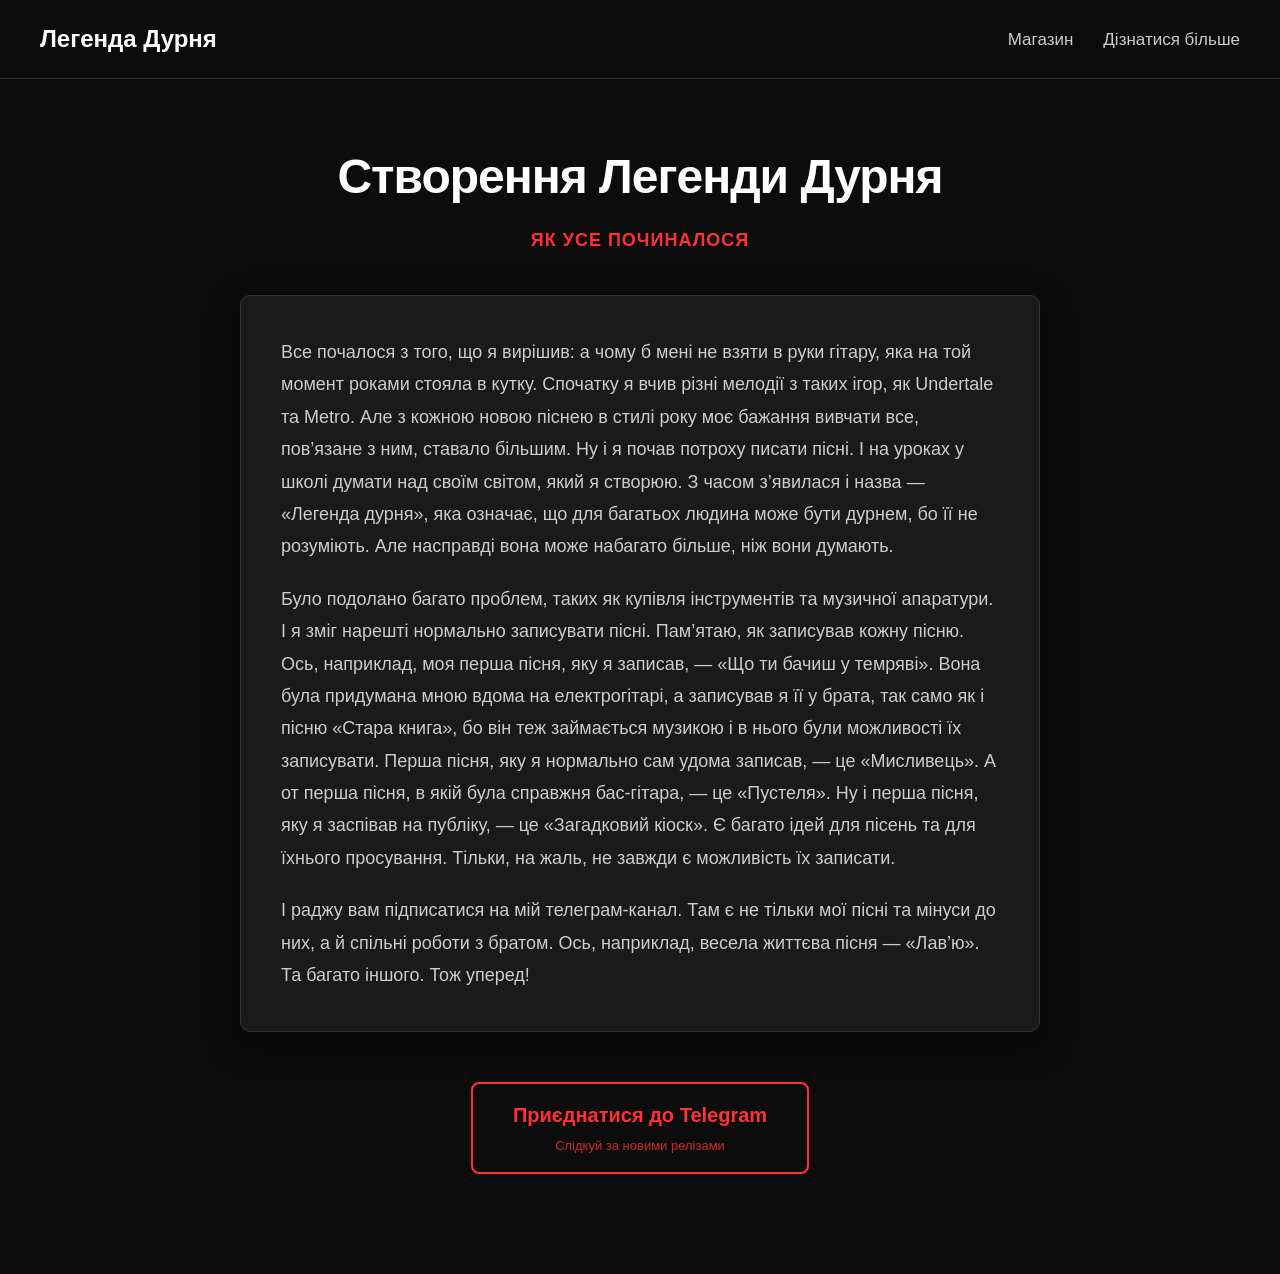
<file: about.html>
<!DOCTYPE html>
<html lang="uk">
<head>
    <meta charset="UTF-8">
    <meta name="viewport" content="width=device-width, initial-scale=1.0">
    <title>Історія - Легенда Дурня</title>
    <link rel="stylesheet" href="css/about.css">
    <link rel="icon" type="image/png" sizes="32x32" href="imeges/photo_2026-03-14_17-24-15.jpg">
    <link href="https://fonts.googleapis.com/css2?family=Poppins:wght@300;400;600;700&display=swap" rel="stylesheet">
</head>
<body>

    <header class="header">
        <a class="logo" href="index.html">Легенда Дурня</a>
        <nav id="main-menu">
            <ul class="nav-links">
                <li><a href="shop.html">Магазин</a></li>
                <li><a href="about.html">Дізнатися більше</a></li>
            </ul>
        </nav>
    </header>

    <main class="main-content">
        <section class="about-section">
            <h1 class="page-title">Створення Легенди Дурня</h1>
            <p class="page-subtitle">Як усе починалося</p>

            <div class="about-text-container">
                <p>
                    Все почалося з того, що я вирішив: а чому б мені не взяти в руки гітару, яка на той момент роками стояла в кутку.
Спочатку я вчив різні мелодії з таких ігор, як Undertale та Metro.
Але з кожною новою піснею в стилі року моє бажання вивчати все, пов’язане з ним, ставало більшим.
Ну і я почав потроху писати пісні.
І на уроках у школі думати над своїм світом, який я створюю.
З часом з’явилася і назва —
«Легенда дурня»,
яка означає, що для багатьох людина може бути дурнем, бо її не розуміють.
Але насправді вона може набагато більше, ніж вони думають.
                </p>
                <p>
                    Було подолано багато проблем,
таких як купівля інструментів
та музичної апаратури.
І я зміг нарешті нормально записувати пісні.
Пам’ятаю, як записував кожну пісню.
Ось, наприклад, моя перша пісня, яку я записав, — «Що ти бачиш у темряві».
Вона була придумана мною вдома
на електрогітарі,
а записував я її у брата, так само як і пісню «Стара книга»,
бо він теж займається музикою
і в нього були можливості їх записувати.
Перша пісня, яку я нормально сам удома записав, — це «Мисливець».
А от перша пісня, в якій була справжня бас-гітара, — це «Пустеля».
Ну і перша пісня, яку я заспівав на публіку, — це «Загадковий кіоск».
Є багато ідей для пісень
та для їхнього просування.
Тільки, на жаль, не завжди є можливість їх записати.
                </p>
                <p>
                    І раджу вам підписатися на мій телеграм-канал.
Там є не тільки мої пісні та мінуси до них,
а й спільні роботи з братом.
Ось, наприклад, весела життєва пісня — «Лав’ю».
Та багато іншого.
Тож уперед!
                </p>
            </div>

            <div class="telegram-container">
                <a href="https://t.me/Legendadurna" target="_blank" class="tg-btn">
                    <span>Приєднатися до Telegram</span>
                    <small>Слідкуй за новими релізами</small>
                </a>
            </div>
        </section>
    </main>

</body>
</html>
</file>
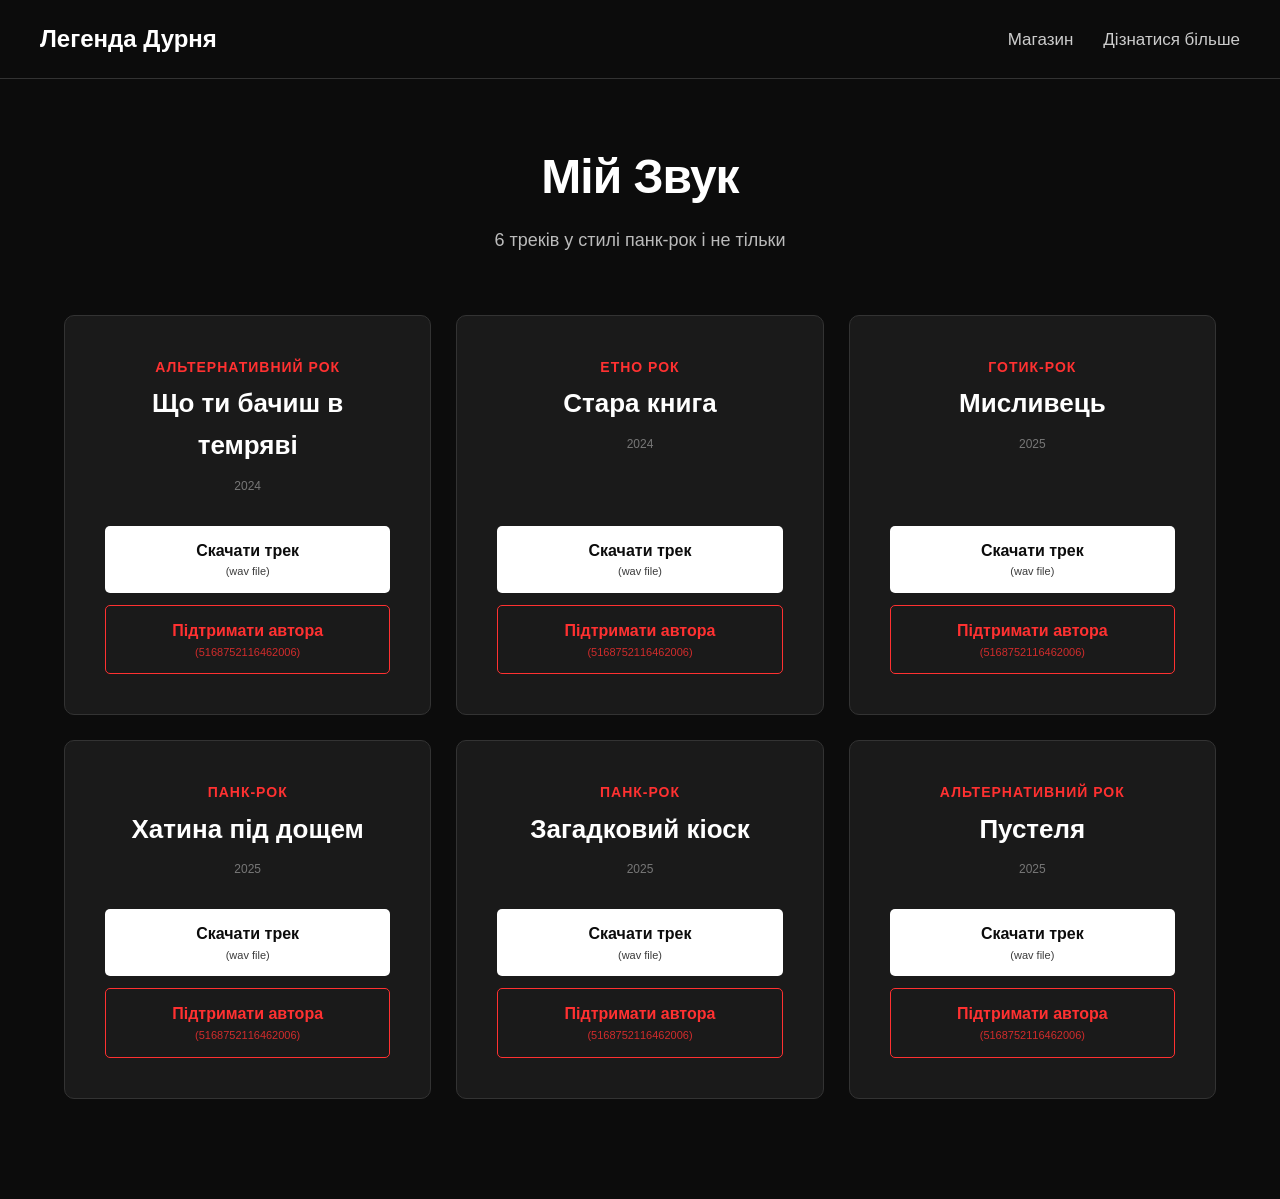
<file: shop.html>
<!DOCTYPE html>
<html lang="uk">
<head>
    <meta charset="UTF-8">
    <meta name="viewport" content="width=device-width, initial-scale=1.0">
    <title>Магазин - Легенда Дурня</title>
    <link rel="stylesheet" href="/css/shop.css">
    <link rel="icon" type="image/png" sizes="32x32" href="imeges/photo_2026-03-14_17-24-15.jpg">
</head>
<body>

    <nav class="header">
        <a class="logo" href="index.html">Легенда Дурня</a>
        <ul class="nav-links">
            <li><a href="shop.html">Магазин</a></li>
            <li><a href="about.html">Дізнатися більше</a></li>
        </ul>
        
    </nav>

    <main class="main-content">
        <section id="music-catalog" class="music-section">
            <h1 class="page-title">Мій Звук</h1>
            <p class="page-subtitle">6 треків у стилі панк-рок і не тільки</p>

            <div class="songs-grid">
                
                <article class="song-card">
                    <div class="song-info">
                        <p class="genre">альтернативний рок</p>
                        <h3>Що ти бачиш в темряві</h3>
                        <p class="year">2024</p>
                    </div>
                    <div class="song-actions">
                        <a href="music/what do you see in the dark.wav" download="Що ти бачиш в темряві.wav" class="action-link get-btn">
                            <span>Скачати трек</span>
                            <small>(wav file)</small>
                        </a>
                        <a href="https://t.me/Felsony7" target="_blank" class="action-link support-btn">
                            <span>Підтримати автора</span>
                            <small>(5168752116462006)</small>
                        </a>
                    </div>
                </article>

                <article class="song-card">
                    <div class="song-info">
                        <p class="genre">етно рок</p>
                        <h3>Стара книга</h3>
                        <p class="year">2024</p>
                    </div>
                    <div class="song-actions">
                        <a href="music/old book.wav" download="Стара книга.wav" class="action-link get-btn">
                            <span>Скачати трек</span>
                            <small>(wav file)</small>
                        </a>
                        <a href="https://t.me/Felsony7" target="_blank" class="action-link support-btn">
                            <span>Підтримати автора</span>
                            <small>(5168752116462006)</small>
                        </a>
                    </div>
                </article>

                <article class="song-card">
                    <div class="song-info">
                        <p class="genre">готик-рок</p>
                        <h3>Мисливець</h3>
                        <p class="year">2025</p>
                    </div>
                    <div class="song-actions">
                        <a href="music/hunter.wav" download="Мисливець.wav" class="action-link get-btn">
                            <span>Скачати трек</span>
                            <small>(wav file)</small>
                        </a>
                        <a href="https://t.me/Felsony7" target="_blank" class="action-link support-btn">
                            <span>Підтримати автора</span>
                            <small>(5168752116462006)</small>
                        </a>
                    </div>
                </article>

                <article class="song-card">
                    <div class="song-info">
                        <p class="genre">панк-рок</p>
                        <h3>Хатина під дощем</h3>
                        <p class="year">2025</p>
                    </div>
                    <div class="song-actions">
                        <a href="music/hut in the rain.wav" download="Хатина під дощем.wav" class="action-link get-btn">
                            <span>Скачати трек</span>
                            <small>(wav file)</small>
                        </a>
                        <a href="https://t.me/Felsony7" target="_blank" class="action-link support-btn">
                            <span>Підтримати автора</span>
                            <small>(5168752116462006)</small>
                        </a>
                    </div>
                </article>

                <article class="song-card">
                    <div class="song-info">
                        <p class="genre">панк-рок</p>
                        <h3>Загадковий кіоск</h3>
                        <p class="year">2025</p>
                    </div>
                    <div class="song-actions">
                        <a href="music/mysterious kiosk.wav" download="Загадковий кіоск.wav" class="action-link get-btn">
                            <span>Скачати трек</span>
                            <small>(wav file)</small>
                        </a>
                        <a href="https://t.me/Felsony7" target="_blank" class="action-link support-btn">
                            <span>Підтримати автора</span>
                            <small>(5168752116462006)</small>
                        </a>
                    </div>
                </article>

                <article class="song-card">
                    <div class="song-info">
                        <p class="genre">альтернативний рок</p>
                        <h3>Пустеля</h3>
                        <p class="year">2025</p>
                    </div>
                    <div class="song-actions">
                        <a href="music/desert.wav" download="Пустеля.wav" class="action-link get-btn">
                            <span>Скачати трек</span>
                            <small>(wav file)</small>
                        </a>
                        <a href="https://t.me/Felsony7" target="_blank" class="action-link support-btn">
                            <span>Підтримати автора</span>
                            <small>(5168752116462006)</small>
                        </a>
                    </div>
                </article>

            </div>
        </section>
    </main>

</body>
</html>
</file>
<file: css/about.css>
/* Глобальні налаштування */
* {
    margin: 0;
    padding: 0;
    box-sizing: border-box;
    font-family: sans-serif;
}

body {
    background-color: #0c0c0c;
    color: white;
    line-height: 1.6;
}

/* --- НАВІГАЦІЯ (ідентична до оригіналу) --- */
.header {
    display: flex;
    justify-content: space-between;
    align-items: center;
    padding: 20px 40px;
    background: transparent;
    border-bottom: 1px solid #333;
}

.logo {
    font-size: 24px;
    font-weight: bold;
    color: white;
    text-decoration: none;
    display: inline-block;
    transform: rotate(0deg);
    transition: 0.5s;
}

.logo:hover {
    transform: rotate(-2deg);
    color: #d80000;
}

.nav-links {
    list-style: none;
    display: flex;
    gap: 30px;
}

.nav-links a {
    color: #ccc;
    text-decoration: none;
    font-size: 17px;
    transition: 0.3s ease;
}

.nav-links a:hover {
    color: #ff3131;
}

/* --- ГОЛОВНИЙ КОНТЕНТ СТОРІНКИ "ІСТОРІЯ" --- */
.main-content {
    padding: 60px 5% 100px;
    display: flex;
    justify-content: center;
}

.about-section {
    text-align: center;
    max-width: 800px; /* Обмежуємо ширину, щоб текст було зручно читати */
    width: 100%;
}

.page-title {
    font-size: 48px;
    margin-bottom: 10px;
    letter-spacing: -1px;
}

.page-subtitle {
    font-size: 18px;
    color: #ff3131; /* Червоний акцент */
    margin-bottom: 40px;
    text-transform: uppercase;
    font-weight: bold;
    letter-spacing: 1px;
}

/* Блок з текстом історії */
.about-text-container {
    background: #1a1a1a;
    padding: 40px;
    border-radius: 10px;
    border: 1px solid #333;
    text-align: left;
    margin-bottom: 50px;
    box-shadow: 0 10px 30px rgba(0, 0, 0, 0.5);
}

.about-text-container p {
    color: #ccc;
    font-size: 18px;
    margin-bottom: 20px;
    line-height: 1.8;
}

.about-text-container p:last-child {
    margin-bottom: 0;
}

/* Кнопка Telegram */
.telegram-container {
    display: flex;
    justify-content: center;
}

.tg-btn {
    display: inline-flex;
    flex-direction: column;
    align-items: center;
    background: transparent;
    border: 2px solid #ff3131;
    color: #ff3131;
    text-decoration: none;
    padding: 15px 40px;
    border-radius: 8px;
    font-weight: bold;
    font-size: 20px;
    transition: all 0.3s ease;
    cursor: pointer;
}

.tg-btn small {
    font-weight: normal;
    font-size: 13px;
    opacity: 0.8;
    margin-top: 5px;
}

.tg-btn:hover {
    background: #ff3131;
    color: white;
    transform: translateY(-5px);
    box-shadow: 0 10px 30px rgba(255, 49, 49, 0.2);
}

/* Адаптивність для телефонів */
@media (max-width: 600px) {
    .header {
        padding: 20px;
        flex-direction: column;
        gap: 15px;
    }
    
    .main-content {
        padding: 40px 5%;
    }
    
    .page-title {
        font-size: 36px;
    }
    
    .about-text-container {
        padding: 25px;
    }
    
    .about-text-container p {
        font-size: 16px;
    }
    
    .tg-btn {
        width: 100%;
    }
}
</file>
<file: css/shop.css>
* {
    margin: 0;
    padding: 0;
    box-sizing: border-box;
    font-family:sans-serif;
}

body {
    background-color: #0c0c0c; 
    color: white;
    line-height: 1.6;
}



.header {
    display: flex;
    justify-content: space-between;
    align-items: center;
    padding: 20px 40px;
    background: transparent;
    border-bottom: 1px solid #333; 
}

.logo {
    font-size: 24px;
    font-weight: bold;
    color: white;
    text-decoration: none;/* Це обов'язково для тега <a> */
    display: inline-block; /* Це обов'язково для тега <a> */
    display: inline-block;
    transform: rotate(0deg); /* Початковий стан: нахил вліво */
    transition: 0.5s;          /* Час анімації (0.3 секунди) */
    text-decoration: none;     /* Прибрати підкреслення, якщо треба */
    color: #ffffff;            /* Твій колір */
}
.logo:hover {
    transform: rotate(-2deg);  /* Стан при наведенні: вирівнюється в нуль */
    color: #d80000;           /* Можна ще й колір міняти при наведенні */
}


.nav-links {
    list-style: none;
    display: flex;
    gap: 30px;
}

.nav-links a {
    color: #ccc;
    text-decoration: none;
    font-size: 17px;
    transition: 0.3s ease;
}

.nav-links a:hover {
    color: #ff3131; /* Червоний акцент, як на скриншоті */
}

a {
    color:#ffffff;
    text-decoration:none;
}

.btn-top:hover {
    background: #cc2525;
}

/* Головний контент */
.main-content {
    padding: 60px 5% 100px;
}

.music-section {
    text-align: center;
}

.page-title {
    font-size: 48px;
    margin-bottom: 10px;
    letter-spacing: -1px;
}

.page-subtitle {
    font-size: 18px;
    color: #bbb;
    margin-bottom: 60px;
}

/* Сітка карток треків (автоматично 2 або 3 в ряд) */
.songs-grid {
    display: grid;
    grid-template-columns: repeat(auto-fit, minmax(290px, 1fr));
    gap: 25px;
}

/* Картка пісні (темний "куб") */
.song-card {
    background: #1a1a1a; /* Трохи світліше за фон */
    padding: 40px;
    border-radius: 10px;
    border: 1px solid #333;
    transition: transform 0.3s ease, border-color 0.3s ease, box-shadow 0.3s ease;
    text-align: center;
    display: flex;
    flex-direction: column;
    justify-content: space-between;
    height: 100%;
}

.song-card:hover {
    border-color: #ff3131; /* Підсвітка червоним при наведенні */
    transform: translateY(-8px); /* Легке підняття */
    box-shadow: 0 10px 30px rgba(255, 49, 49, 0.15);
}

/* Інфо в картці */
.song-info {
    margin-bottom: 30px;
}

.song-info h3 {
    font-size: 26px;
    margin-bottom: 10px;
    color: white;
}

.genre {
    color: #ff3131; /* Червоний акцент для жанру */
    font-weight: bold;
    font-size: 14px;
    letter-spacing: 1px;
    margin-bottom: 5px;
    text-transform: uppercase;
}

.year {
    color: #777;
    font-size: 12px;
}

/* Кнопки в картці */
.song-actions {
    display: flex;
    flex-direction: column;
    gap: 12px;
}

.action-link {
    display: flex;
    flex-direction: column;
    align-items: center;
    text-decoration: none;
    padding: 12px;
    border-radius: 5px;
    font-weight: bold;
    transition: 0.3s ease;
    cursor: pointer;
}

.action-link small {
    font-weight: normal;
    font-size: 11px;
    opacity: 0.8;
}

/* Кнопка скачування (біла, як оригінал) */
.get-btn {
    background: #ffffff;
    color: #0c0c0c;
}

.get-btn:hover {
    background: #ff3131;
    color: white;
}

/* Кнопка підтримки (аутлайн червоного кольору) */
.support-btn {
    background: transparent;
    border: 1px solid #ff3131;
    color: #ff3131;
}

.support-btn:hover {
    background: rgba(255, 49, 49, 0.1);
}

/* Адаптивність для мобільних */
@media (max-width: 600px) {
    .main-content {
        padding: 40px 3%;
    }
    .songs-grid {
        grid-template-columns: 1fr; /* 1 в ряд на телефоні */
    }
    .song-card {
        padding: 30px;
    }
    .page-title {
        font-size: 32px;
    }
}
</file>
